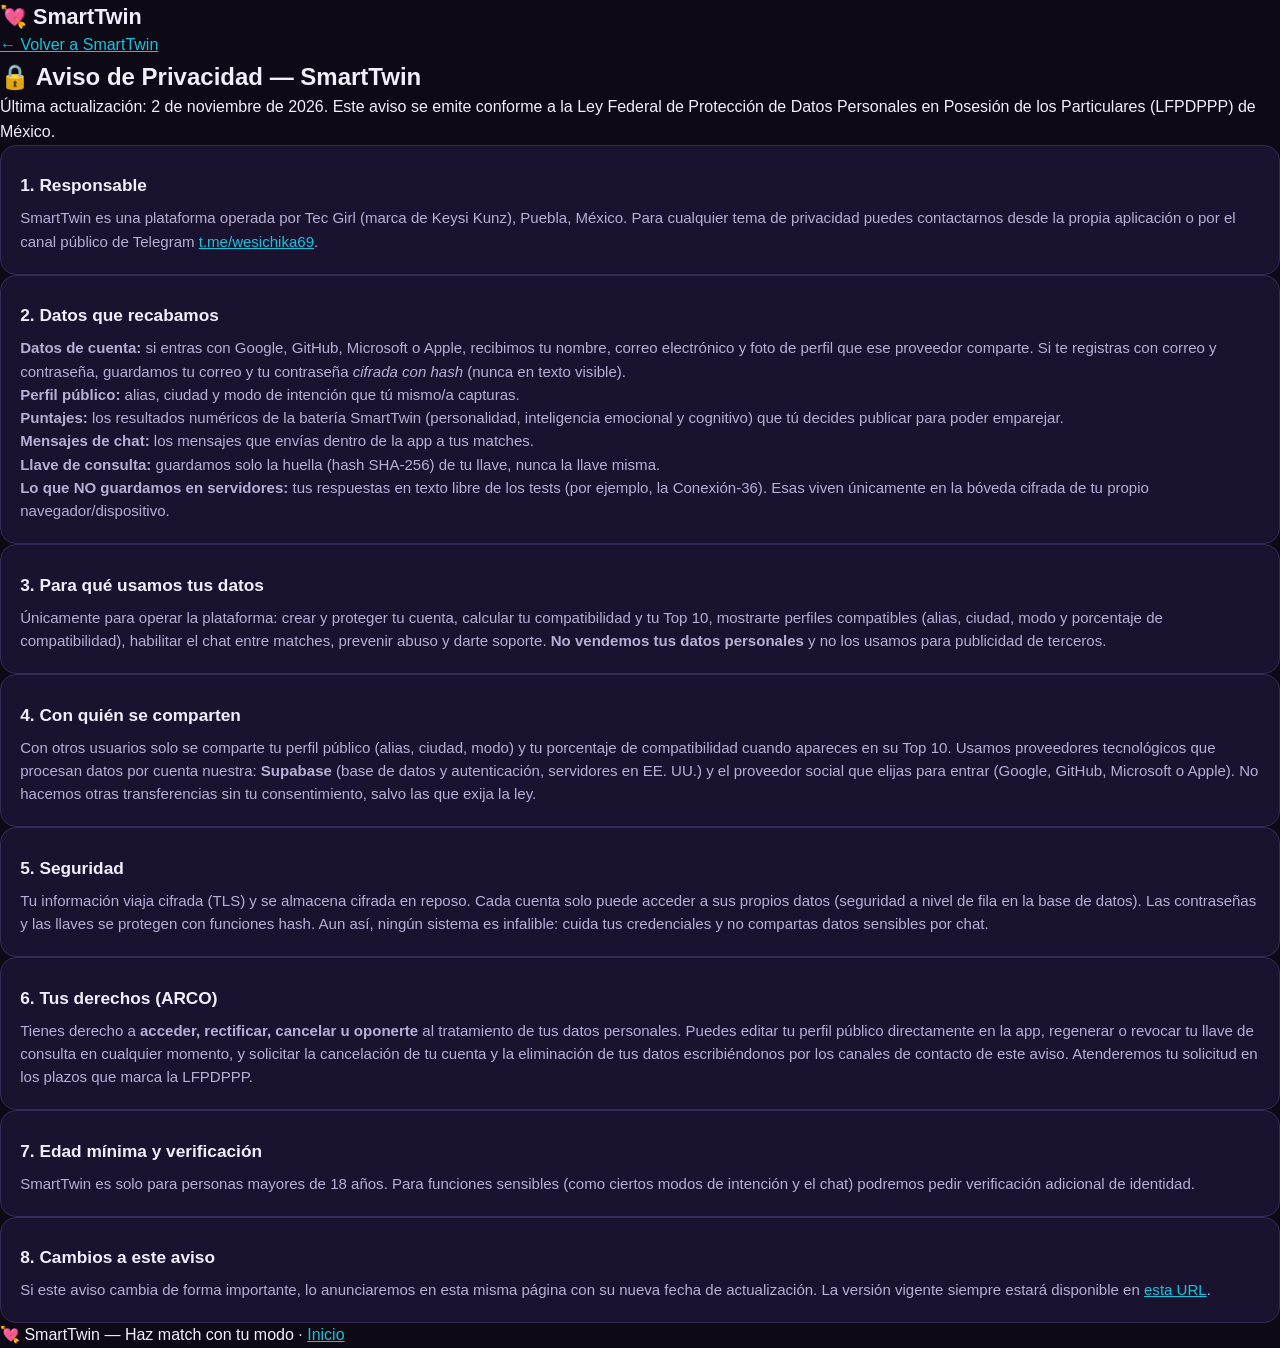
<file: privacidad.html>
<!DOCTYPE html>
<html lang="es">
<head>
<meta charset="UTF-8">
<meta name="viewport" content="width=device-width, initial-scale=1">
<title>Aviso de Privacidad — SmartTwin</title>
<meta name="description" content="Aviso de privacidad de SmartTwin: qué datos tratamos, para qué, cómo los protegemos y tus derechos.">
<link rel="stylesheet" href="style.css">
</head>
<body>
<header>
  <div class="logo">💘 SmartTwin</div>
  <nav><a href="index.html">← Volver a SmartTwin</a></nav>
</header>
<main>
  <section>
    <h1>🔒 Aviso de Privacidad — SmartTwin</h1>
    <p class="muted">Última actualización: 2 de noviembre de 2026. Este aviso se emite conforme a la Ley Federal de Protección de Datos Personales en Posesión de los Particulares (LFPDPPP) de México.</p>

    <div class="card">
      <h3>1. Responsable</h3>
      <p>SmartTwin es una plataforma operada por Tec Girl (marca de Keysi Kunz), Puebla, México. Para cualquier tema de privacidad puedes contactarnos desde la propia aplicación o por el canal público de Telegram <a href="https://t.me/wesichika69" target="_blank" rel="noopener">t.me/wesichika69</a>.</p>
    </div>

    <div class="card">
      <h3>2. Datos que recabamos</h3>
      <p><strong>Datos de cuenta:</strong> si entras con Google, GitHub, Microsoft o Apple, recibimos tu nombre, correo electrónico y foto de perfil que ese proveedor comparte. Si te registras con correo y contraseña, guardamos tu correo y tu contraseña <em>cifrada con hash</em> (nunca en texto visible).</p>
      <p><strong>Perfil público:</strong> alias, ciudad y modo de intención que tú mismo/a capturas.</p>
      <p><strong>Puntajes:</strong> los resultados numéricos de la batería SmartTwin (personalidad, inteligencia emocional y cognitivo) que tú decides publicar para poder emparejar.</p>
      <p><strong>Mensajes de chat:</strong> los mensajes que envías dentro de la app a tus matches.</p>
      <p><strong>Llave de consulta:</strong> guardamos solo la huella (hash SHA-256) de tu llave, nunca la llave misma.</p>
      <p><strong>Lo que NO guardamos en servidores:</strong> tus respuestas en texto libre de los tests (por ejemplo, la Conexión-36). Esas viven únicamente en la bóveda cifrada de tu propio navegador/dispositivo.</p>
    </div>

    <div class="card">
      <h3>3. Para qué usamos tus datos</h3>
      <p>Únicamente para operar la plataforma: crear y proteger tu cuenta, calcular tu compatibilidad y tu Top 10, mostrarte perfiles compatibles (alias, ciudad, modo y porcentaje de compatibilidad), habilitar el chat entre matches, prevenir abuso y darte soporte. <strong>No vendemos tus datos personales</strong> y no los usamos para publicidad de terceros.</p>
    </div>

    <div class="card">
      <h3>4. Con quién se comparten</h3>
      <p>Con otros usuarios solo se comparte tu perfil público (alias, ciudad, modo) y tu porcentaje de compatibilidad cuando apareces en su Top 10. Usamos proveedores tecnológicos que procesan datos por cuenta nuestra: <strong>Supabase</strong> (base de datos y autenticación, servidores en EE. UU.) y el proveedor social que elijas para entrar (Google, GitHub, Microsoft o Apple). No hacemos otras transferencias sin tu consentimiento, salvo las que exija la ley.</p>
    </div>

    <div class="card">
      <h3>5. Seguridad</h3>
      <p>Tu información viaja cifrada (TLS) y se almacena cifrada en reposo. Cada cuenta solo puede acceder a sus propios datos (seguridad a nivel de fila en la base de datos). Las contraseñas y las llaves se protegen con funciones hash. Aun así, ningún sistema es infalible: cuida tus credenciales y no compartas datos sensibles por chat.</p>
    </div>

    <div class="card">
      <h3>6. Tus derechos (ARCO)</h3>
      <p>Tienes derecho a <strong>acceder, rectificar, cancelar u oponerte</strong> al tratamiento de tus datos personales. Puedes editar tu perfil público directamente en la app, regenerar o revocar tu llave de consulta en cualquier momento, y solicitar la cancelación de tu cuenta y la eliminación de tus datos escribiéndonos por los canales de contacto de este aviso. Atenderemos tu solicitud en los plazos que marca la LFPDPPP.</p>
    </div>

    <div class="card">
      <h3>7. Edad mínima y verificación</h3>
      <p>SmartTwin es solo para personas mayores de 18 años. Para funciones sensibles (como ciertos modos de intención y el chat) podremos pedir verificación adicional de identidad.</p>
    </div>

    <div class="card">
      <h3>8. Cambios a este aviso</h3>
      <p>Si este aviso cambia de forma importante, lo anunciaremos en esta misma página con su nueva fecha de actualización. La versión vigente siempre estará disponible en <a href="privacidad.html">esta URL</a>.</p>
    </div>
  </section>
</main>
<footer>
  <p class="muted">💘 SmartTwin — Haz match con tu modo · <a href="index.html">Inicio</a></p>
</footer>
</body>
</html>
</file>
<file: style.css>
:root{
  --bg:#0d0a16; --bg2:#151024; --card:#1a1330; --line:#342a55;
  --rosa:#ff5da2; --morado:#8b5cf6; --turq:#17c3dc;
  --txt:#f2eefc; --dim:#b9aed6;
}
*{margin:0;padding:0;box-sizing:border-box}
html{scroll-behavior:smooth}
body{background:var(--bg);color:var(--txt);font-family:'Inter',sans-serif;line-height:1.55}
h1,h2,h3,.logo{font-family:'Sora',sans-serif}
a{color:var(--turq)}
/* ===== NAV ===== */
.nav{position:sticky;top:0;z-index:50;display:flex;align-items:center;justify-content:space-between;gap:1rem;
  padding:.8rem 1.2rem;background:rgba(13,10,22,.92);backdrop-filter:blur(8px);border-bottom:1px solid var(--line)}
.logo{font-size:1.35rem;font-weight:800;text-decoration:none;color:var(--txt)}
.logo span{background:linear-gradient(90deg,var(--rosa),var(--morado));-webkit-background-clip:text;background-clip:text;color:transparent}
.menu{display:flex;align-items:center;gap:1rem;flex-wrap:wrap}
.menu a{color:var(--dim);text-decoration:none;font-size:.92rem;font-weight:500}
.menu a:hover{color:var(--txt)}
.menu a.cta{background:linear-gradient(90deg,var(--rosa),var(--morado));color:#fff;padding:.45rem .9rem;border-radius:999px;font-weight:600}
.lang-switch{display:inline-flex;border:1px solid var(--line);border-radius:999px;overflow:hidden}
.lang-switch button{background:transparent;border:0;color:var(--dim);padding:.32rem .55rem;font-size:.78rem;cursor:pointer}
.lang-switch button.active{background:var(--morado);color:#fff}
/* ===== HERO ===== */
.hero{text-align:center;padding:4.5rem 1.2rem 3.2rem;max-width:860px;margin:0 auto;position:relative}
.badge18{display:inline-block;border:1.5px solid var(--rosa);color:var(--rosa);font-weight:800;border-radius:999px;padding:.1rem .7rem;letter-spacing:.08em}
.hero h1{font-size:clamp(1.9rem,5.2vw,3.2rem);line-height:1.15;margin:1.1rem 0 .9rem}
.hero h1 em{font-style:normal;background:linear-gradient(90deg,var(--rosa),var(--turq));-webkit-background-clip:text;background-clip:text;color:transparent}
.hero .sub{color:var(--dim);font-size:1.08rem;max-width:640px;margin:0 auto}
.hero-ctas{display:flex;gap:.8rem;justify-content:center;flex-wrap:wrap;margin:1.6rem 0 .8rem}
.hero-note{color:var(--dim);font-size:.88rem}
.btn{display:inline-block;background:linear-gradient(90deg,var(--rosa),var(--morado));color:#fff;border:0;
  padding:.6rem 1.2rem;border-radius:999px;font-weight:600;font-size:.95rem;text-decoration:none;cursor:pointer}
.btn.big{padding:.8rem 1.6rem;font-size:1.02rem}
.btn.ghost{background:transparent;border:1.5px solid var(--morado);color:var(--txt)}
/* ===== SECCIONES ===== */
.seccion{max-width:1080px;margin:0 auto;padding:3rem 1.2rem}
.sec-title{font-size:clamp(1.5rem,3.4vw,2.1rem);text-align:center;margin-bottom:.5rem}
.sec-sub{text-align:center;color:var(--dim);max-width:620px;margin:0 auto 1.8rem}
.cards{display:grid;grid-template-columns:repeat(auto-fit,minmax(185px,1fr));gap:1rem}
.cards.tres{grid-template-columns:repeat(auto-fit,minmax(240px,1fr))}
.cards.dos{grid-template-columns:repeat(auto-fit,minmax(300px,1fr));max-width:760px;margin:0 auto}
.card{background:var(--card);border:1px solid var(--line);border-radius:16px;padding:1.3rem 1.2rem}
.card h3{margin:.35rem 0 .45rem;font-size:1.08rem}
.card p{color:var(--dim);font-size:.94rem}
.card-emoji{font-size:1.7rem}
.card .step{display:inline-flex;align-items:center;justify-content:center;width:2rem;height:2rem;border-radius:50%;
  background:linear-gradient(135deg,var(--rosa),var(--morado));font-weight:800;font-size:1rem;color:#fff}
.mode{border-top:3px solid var(--morado)}
.test-card{text-align:center}
.test-card .btn{margin-top:1rem}
.panel{background:var(--bg2);border:1px solid var(--line);border-radius:16px;padding:1.6rem;max-width:760px;margin:0 auto}
.panel p{color:var(--dim)}
.soon{margin-top:.8rem;color:var(--turq);font-weight:600}
/* ===== QUIZ ===== */
.quiz{margin-top:1.6rem;text-align:left}
.quiz-head{display:flex;justify-content:space-between;color:var(--dim);font-size:.88rem;font-weight:600}
.quiz-bar{height:8px;background:#241a45;border-radius:99px;margin:.7rem 0 1.1rem;overflow:hidden}
.quiz-bar div{height:100%;width:0;background:linear-gradient(90deg,var(--rosa),var(--turq));transition:width .3s}
.quiz-q{font-size:1.15rem;font-weight:600;color:var(--txt);margin-bottom:1rem;white-space:pre-line}
.quiz-opts{display:grid;gap:.6rem}
.quiz-opts button{background:var(--card);border:1px solid var(--line);color:var(--txt);text-align:left;
  padding:.8rem 1rem;border-radius:12px;font-size:1rem;cursor:pointer;font-family:'Inter',sans-serif}
.quiz-opts button:hover{border-color:var(--rosa)}
.result{text-align:center;margin-top:1.6rem}
.result-emoji{font-size:2.4rem}
.result h3{font-size:1.5rem;margin:.4rem 0}
.result-score{color:var(--turq);font-weight:700}
.result p{max-width:520px;margin:.4rem auto 1rem}
.result .btn{margin:.2rem}
.disclaimer{max-width:760px;margin:1.2rem auto 0;color:var(--dim);font-size:.82rem;text-align:center}
/* ===== ESPERA ===== */
.wait-panel{text-align:center}
.wait-panel iframe{width:100%;max-width:640px;height:760px;border:0;border-radius:12px;background:#fff}
.wait-privacy{margin-top:1rem;font-size:.82rem}
/* ===== FOOTER ===== */
.footer{text-align:center;padding:2.6rem 1.2rem;border-top:1px solid var(--line);color:var(--dim)}
.footer-logo{font-family:'Sora',sans-serif;font-weight:800;font-size:1.3rem;color:var(--txt)}
.footer-logo span{color:var(--rosa)}
.footer .small{font-size:.82rem;margin-top:.3rem}
@media (max-width:680px){
  .menu{gap:.6rem}
  .menu a{font-size:.84rem}
  .hero{padding-top:3rem}
}

/* ===== BATERÍA / BÓVEDA / IA ===== */
.cards.bateria{grid-template-columns:repeat(auto-fit,minmax(200px,1fr))}
.card .meta{color:var(--turq);font-size:.8rem;font-weight:600;margin:.4rem 0 .2rem}
.bat-status{margin-top:.6rem;font-size:.85rem;font-weight:600;color:var(--turq);min-height:1.1em}
.quiz-set{color:var(--rosa);font-weight:700;font-size:.85rem;letter-spacing:.05em;text-transform:uppercase;margin-bottom:.3rem}
#bat-textwrap textarea,#ia-prompt{width:100%;background:var(--card);border:1px solid var(--line);border-radius:12px;
  color:var(--txt);padding:.8rem;font-family:'Inter',sans-serif;font-size:.95rem;resize:vertical}
.bat-row{display:flex;gap:.6rem;flex-wrap:wrap;margin-top:.9rem;align-items:center}
.bat-row.center{justify-content:center}
.bat-msg{margin-top:.8rem;font-size:.9rem;color:var(--turq)}
.keybox{border:1.5px dashed var(--rosa);border-radius:12px;padding:1rem;margin:1rem 0;text-align:center;background:rgba(255,93,162,.06)}
.keybox .secret{font-family:'Sora',monospace;font-size:1.25rem;letter-spacing:.12em;color:var(--txt);margin:.3rem 0}
.keybox .warn{color:var(--rosa);font-size:.85rem}
.sep{border:0;border-top:1px solid var(--line);margin:1.4rem 0}
.panel input[type="file"],.panel input[type="password"]{background:var(--card);border:1px solid var(--line);color:var(--txt);
  border-radius:10px;padding:.55rem .7rem;font-size:.9rem}
#ia-prompt{margin-top:1rem}
.likert-note{color:var(--dim);font-size:.85rem;margin-bottom:.6rem}

/* ===== Fase 2: app / matches / chat ===== */
#app input[type="email"], #app input[type="password"], #app input[type="text"], #app select{
  flex:1 1 180px; background:#0a0f22; color:var(--ink); border:1px solid #2a3355;
  border-radius:10px; padding:.65rem .8rem; font:inherit;
}
.match-card .score{ font-size:1.6rem; font-weight:800; color:var(--teal); }
.match-card .meta{ color:var(--muted); font-size:.9rem; }
.pill{ display:inline-block; padding:.1rem .55rem; border-radius:999px; border:1px solid var(--pink);
  color:var(--pink); font-size:.75rem; margin-left:.4rem; vertical-align:middle; }
.conv{ display:flex; justify-content:space-between; align-items:center; gap:.6rem;
  border:1px solid #2a3355; border-radius:12px; padding:.6rem .8rem; margin:.45rem 0; flex-wrap:wrap; }
.chatlog{ border:1px solid #2a3355; border-radius:12px; background:#0a0f22; padding:.7rem;
  height:280px; overflow-y:auto; display:flex; flex-direction:column; gap:.45rem; margin:.6rem 0; }
.msg{ max-width:78%; padding:.5rem .75rem; border-radius:14px; line-height:1.35; }
.msg.me{ align-self:flex-end; background:#173a4a; border:1px solid var(--teal); }
.msg.them{ align-self:flex-start; background:#241433; border:1px solid var(--violet); }
</file>
